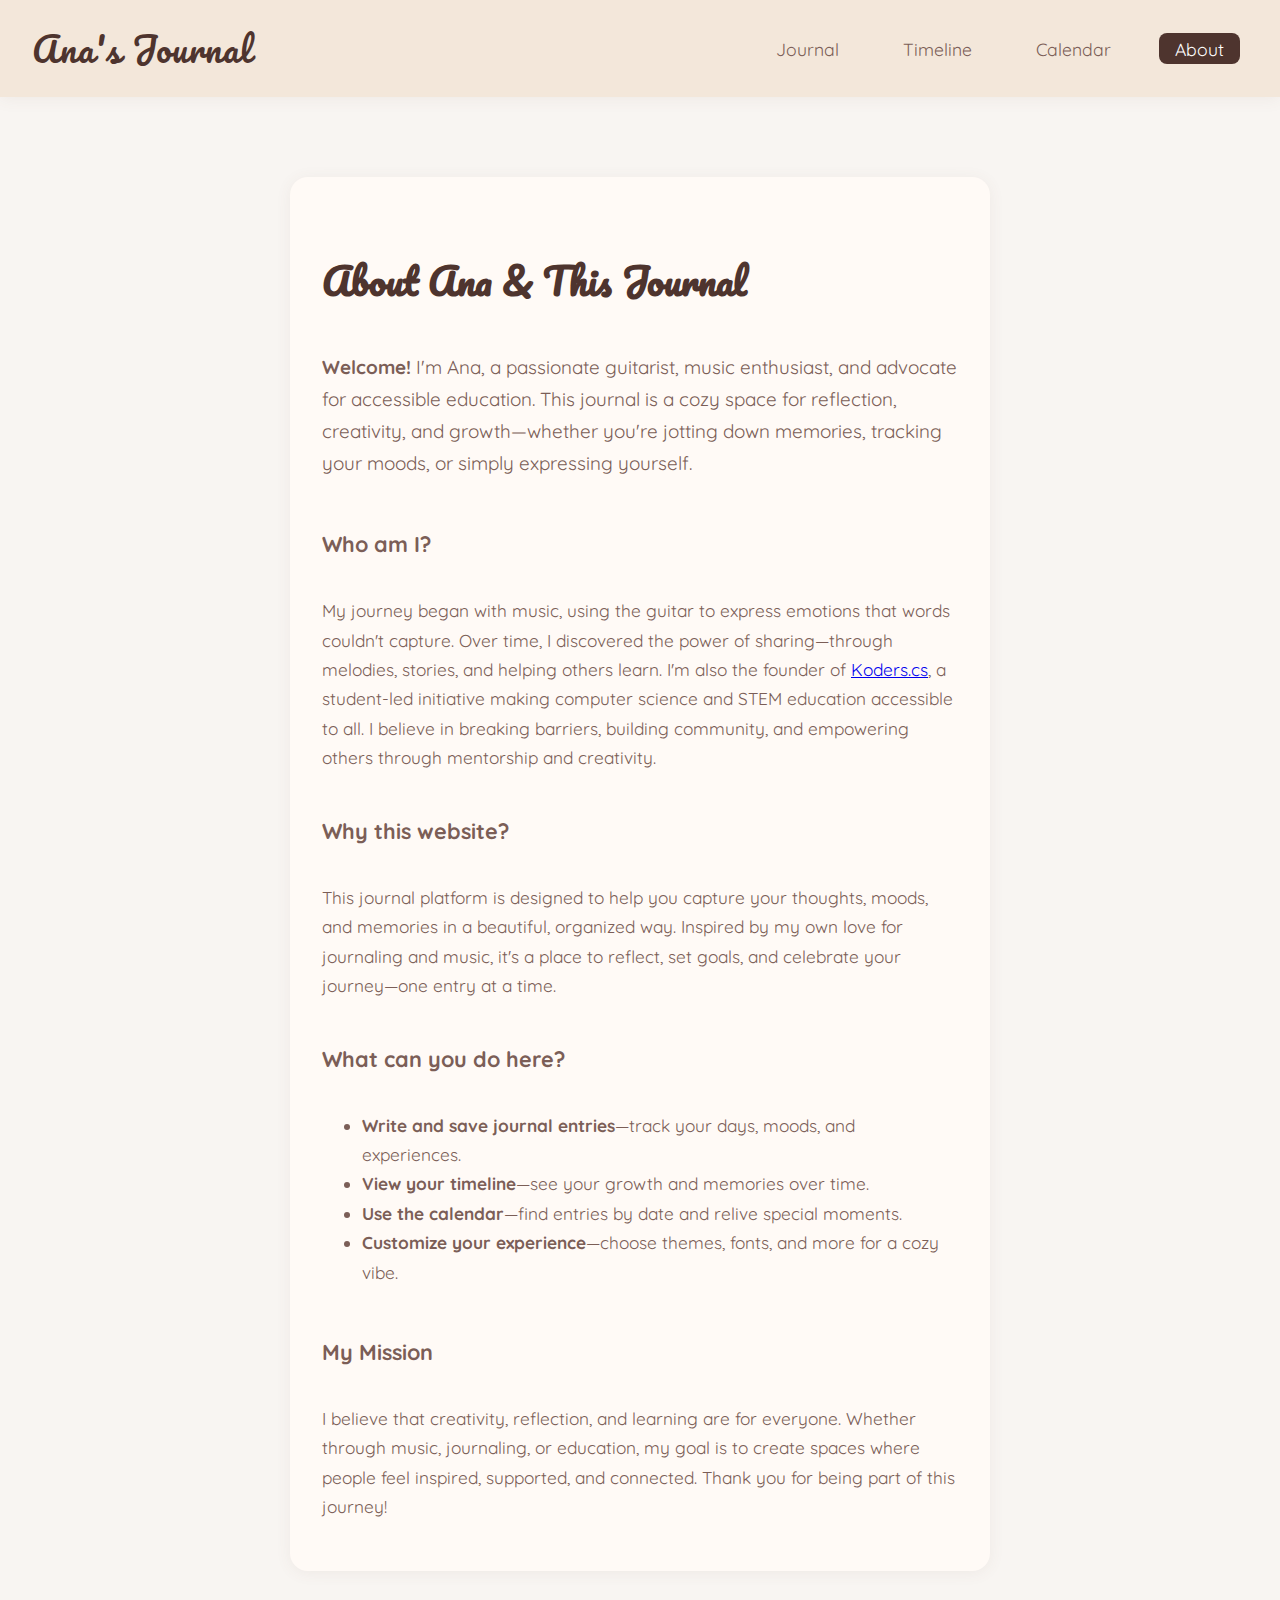
<file: about.html>
<!DOCTYPE html>
<html lang="en">
<head>
  <meta charset="UTF-8">
  <meta name="viewport" content="width=device-width, initial-scale=1.0">
  <title>About Ana's Journal</title>
  <link rel="stylesheet" href="style.css">
  <link href="https://fonts.googleapis.com/css2?family=Quicksand:wght@400;700&family=Open+Sans:wght@400;700&family=Pacifico&family=Roboto:wght@400;700&display=swap" rel="stylesheet">
</head>
<body>
  <header class="topbar">
    <div class="logo">Ana's Journal</div>
    <nav class="topnav">
      <a href="journal.html" class="nav-link">Journal</a>
      <a href="entries.html" class="nav-link">Timeline</a>
      <a href="calendar.html" class="nav-link">Calendar</a>
      <a href="about.html" class="nav-link active">About</a>
    </nav>
  </header>
  <main class="journal-main">
    <section class="entries-section section about-section" id="about" style="max-width: 700px; margin: 2.5rem auto; background: #fffaf6; border-radius: 18px; box-shadow: 0 2px 16px rgba(120, 90, 70, 0.07); padding: 2.5rem 2rem 2rem 2rem;">
      <h2 style="font-family: 'Pacifico', cursive; font-size: 2.3rem; color: #4e342e; margin-bottom: 1.2rem;">About Ana & This Journal</h2>
      <p style="font-size:1.18rem;line-height:1.7;margin-bottom:1.5rem;"><b>Welcome!</b> I'm Ana, a passionate guitarist, music enthusiast, and advocate for accessible education. This journal is a cozy space for reflection, creativity, and growth—whether you're jotting down memories, tracking your moods, or simply expressing yourself.</p>
      <h3 style="color:#7b5e57;font-size:1.35rem;margin-top:1.7rem;">Who am I?</h3>
      <p style="font-size:1.08rem;line-height:1.7;">My journey began with music, using the guitar to express emotions that words couldn't capture. Over time, I discovered the power of sharing—through melodies, stories, and helping others learn. I'm also the founder of <a href="https://anahita-09.github.io/Koders.cs/about.html" target="_blank">Koders.cs</a>, a student-led initiative making computer science and STEM education accessible to all. I believe in breaking barriers, building community, and empowering others through mentorship and creativity.</p>
      <h3 style="color:#7b5e57;font-size:1.35rem;margin-top:1.7rem;">Why this website?</h3>
      <p style="font-size:1.08rem;line-height:1.7;">This journal platform is designed to help you capture your thoughts, moods, and memories in a beautiful, organized way. Inspired by my own love for journaling and music, it's a place to reflect, set goals, and celebrate your journey—one entry at a time.</p>
      <h3 style="color:#7b5e57;font-size:1.35rem;margin-top:1.7rem;">What can you do here?</h3>
      <ul style="font-size:1.08rem;line-height:1.7;margin-bottom:1.5rem;">
        <li><b>Write and save journal entries</b>—track your days, moods, and experiences.</li>
        <li><b>View your timeline</b>—see your growth and memories over time.</li>
        <li><b>Use the calendar</b>—find entries by date and relive special moments.</li>
        <li><b>Customize your experience</b>—choose themes, fonts, and more for a cozy vibe.</li>
      </ul>
      <h3 style="color:#7b5e57;font-size:1.35rem;margin-top:1.7rem;">My Mission</h3>
      <p style="font-size:1.08rem;line-height:1.7;">I believe that creativity, reflection, and learning are for everyone. Whether through music, journaling, or education, my goal is to create spaces where people feel inspired, supported, and connected. Thank you for being part of this journey!</p>
    </section>
  </main>
</body>
</html>
</file>
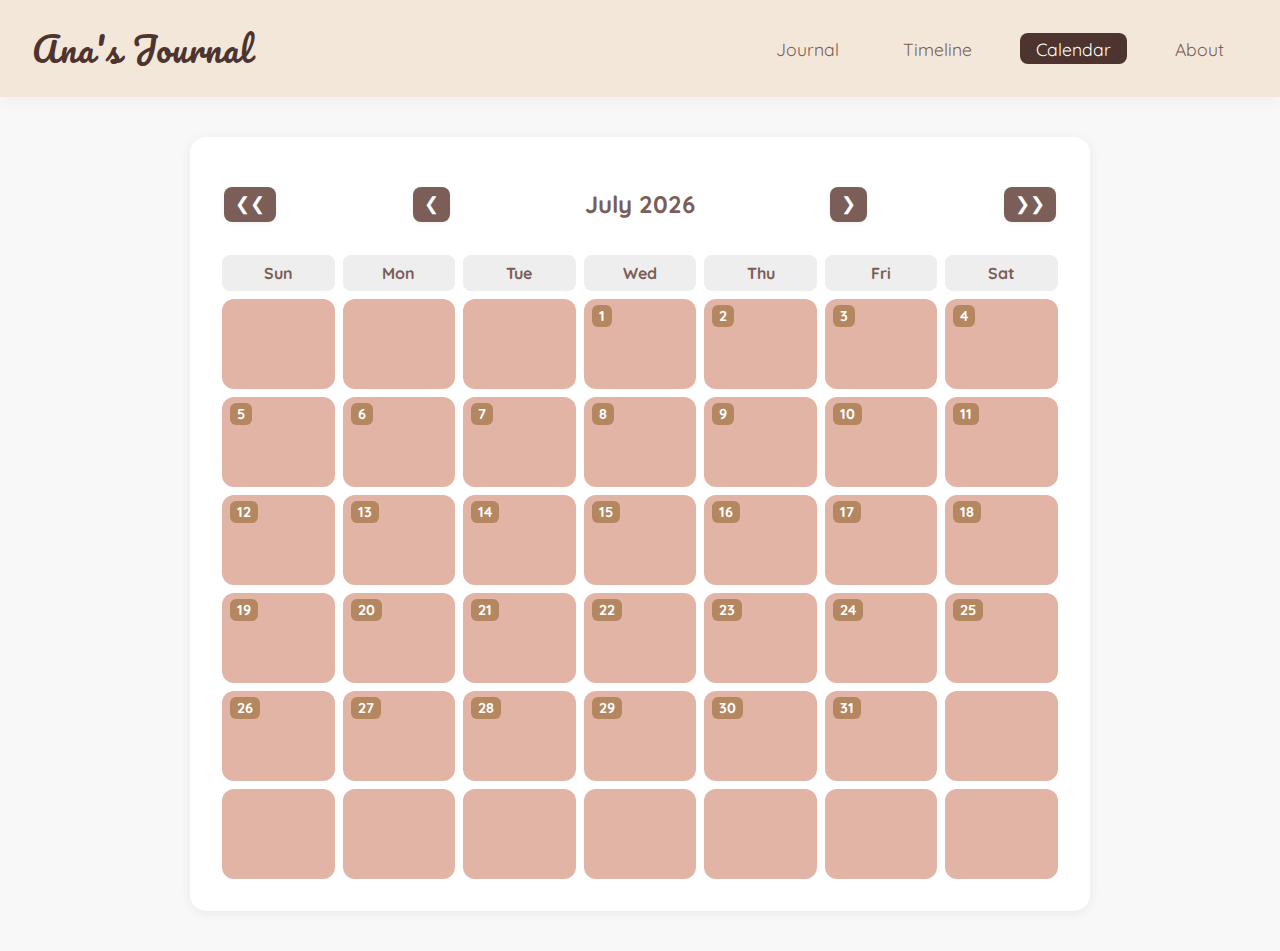
<file: calendar.html>
<!DOCTYPE html>
<html lang="en">
<head>
  <meta charset="UTF-8">
  <meta name="viewport" content="width=device-width, initial-scale=1.0">
  <title>Ana's Journal - Calendar</title>
  <link rel="stylesheet" href="style.css">
  <link href="https://fonts.googleapis.com/css2?family=Quicksand:wght@400;700&family=Open+Sans:wght@400;700&family=Pacifico&family=Roboto:wght@400;700&display=swap" rel="stylesheet">
  <style>
    body { background: #f8f8f8; }
    .calendar-container { max-width: 900px; margin: 40px auto; background: #fff; border-radius: 16px; box-shadow: 0 2px 12px #0001; padding: 32px; }
    .calendar-header { display: flex; justify-content: space-between; align-items: center; margin-bottom: 16px; }
    .calendar-grid { display: grid; grid-template-columns: repeat(7, 1fr); gap: 8px; }
    .calendar-day, .calendar-cell { padding: 8px; text-align: center; font-weight: bold; min-width: 0; }
    .calendar-day { background: #eee; border-radius: 8px; }
    .calendar-cell { min-height: 90px; background: #e2b4a6; border-radius: 12px; position: relative; overflow: hidden; display: flex; flex-direction: column; align-items: center; justify-content: flex-end; }
    .calendar-cell img { max-width: 100%; max-height: 60px; border-radius: 8px; margin-bottom: 4px; }
    .calendar-cell .date-label { position: absolute; top: 6px; left: 8px; font-size: 0.9em; color: #fff; background: #a97c50cc; padding: 2px 7px; border-radius: 6px; }
  </style>
</head>
<body>
  <header class="topbar">
    <div class="logo">Ana's Journal</div>
    <nav class="topnav">
      <a href="index.html" class="nav-link">Journal</a>
      <a href="entries.html" class="nav-link">Timeline</a>
      <a href="calendar.html" class="nav-link active">Calendar</a>
      <a href="about.html" class="nav-link">About</a>
    </nav>
  </header>
  <main>
    <div class="calendar-container">
      <div class="calendar-header">
        <button id="prev-year" title="Previous Year">&#x276E;&#x276E;</button>
        <button id="prev-month" title="Previous Month">&#x276E;</button>
        <h2 id="calendar-title"></h2>
        <button id="next-month" title="Next Month">&#x276F;</button>
        <button id="next-year" title="Next Year">&#x276F;&#x276F;</button>
      </div>
      <div class="calendar-grid" id="calendar-grid"></div>
    </div>
  </main>
  <script>
    // Calendar rendering logic
    const calendarGrid = document.getElementById('calendar-grid');
    const calendarTitle = document.getElementById('calendar-title');
    const prevMonthBtn = document.getElementById('prev-month');
    const nextMonthBtn = document.getElementById('next-month');
    const prevYearBtn = document.getElementById('prev-year');
    const nextYearBtn = document.getElementById('next-year');
    let currentDate = new Date();

    function renderCalendar(date) {
      calendarGrid.innerHTML = '';
      const year = date.getFullYear();
      const month = date.getMonth();
      calendarTitle.textContent = date.toLocaleString('default', { month: 'long', year: 'numeric' });
      const firstDay = new Date(year, month, 1);
      const lastDay = new Date(year, month + 1, 0);
      const startDay = firstDay.getDay();
      const daysInMonth = lastDay.getDate();
      // Days of week
      const days = ['Sun', 'Mon', 'Tue', 'Wed', 'Thu', 'Fri', 'Sat'];
      days.forEach(d => {
        const dayDiv = document.createElement('div');
        dayDiv.className = 'calendar-day';
        dayDiv.textContent = d;
        calendarGrid.appendChild(dayDiv);
      });
      // Empty cells before first day
      for (let i = 0; i < startDay; i++) {
        const empty = document.createElement('div');
        empty.className = 'calendar-cell';
        calendarGrid.appendChild(empty);
      }
      // Entry data
      const entries = JSON.parse(localStorage.getItem('journalEntries') || '[]');
      // Date cells
      for (let d = 1; d <= daysInMonth; d++) {
        const cell = document.createElement('div');
        cell.className = 'calendar-cell';
        const dateStr = `${year}-${String(month+1).padStart(2,'0')}-${String(d).padStart(2,'0')}`;
        // Find entries for this date
        const entriesForDate = entries.filter(e => e.date === dateStr);
        if (entriesForDate.length > 0 && entriesForDate[0].images && entriesForDate[0].images.length > 0) {
          cell.style.background = `linear-gradient(rgba(255,247,240,0.82), rgba(255,247,240,0.82)), url('${entriesForDate[0].images[0]}') center/cover no-repeat`;
        }
        if (entriesForDate.length > 0) {
          cell.style.cursor = 'pointer';
          let dayNum = d; // capture the current day for the closure
          cell.onclick = function() {
            // Modal logic for all notes on this date
            let modal = document.getElementById('entry-modal');
            if (!modal) {
              modal = document.createElement('div');
              modal.id = 'entry-modal';
              modal.className = 'entry-modal hidden fade-in';
              modal.innerHTML = `
                <div class="entry-modal-content">
                  <span id="close-modal" class="close-modal">&times;</span>
                  <div id="modal-entry"></div>
                </div>
              `;
              document.body.appendChild(modal);
            }
            const closeModal = () => {
              modal.classList.add('hidden');
              document.body.style.overflow = '';
            };
            modal.querySelector('#close-modal').onclick = closeModal;
            modal.onclick = (e) => { if (e.target === modal) closeModal(); };
            // Render all entries for this date as cards
            let formattedDate = '';
            if (dateStr) {
              // Use local time to avoid timezone issues
              const displayDate = new Date(year, month, dayNum);
              formattedDate = displayDate.toLocaleDateString(undefined, { year: 'numeric', month: 'long', day: 'numeric' });
            }
            document.getElementById('modal-entry').innerHTML = `
              <h2 class="modal-title">Entries for ${formattedDate}</h2>
              <div class="entries-list">
                ${entriesForDate.map(entry => `
                  <div class="entry-card timeline-card">
                    <div class="entry-header">
                      <h3>${entry.title || '(No Title)'}</h3>
                      <span class="entry-date">${entry.date || ''}</span>
                      <span class="entry-mood">${entry.mood ? 'Mood: ' + entry.mood : ''}</span>
                    </div>
                    <div class="entry-content">${entry.content ? entry.content.replace(/<[^>]+>/g, '').split('\n')[0] : ''}</div>
                    ${entry.images && entry.images.length > 0 ? `<div class="entry-images">${entry.images.map(src => `<img src=\"${src}\" class=\"entry-thumb\">`).join('')}</div>` : ''}
                  </div>
                `).join('')}
              </div>
            `;
            modal.classList.remove('hidden');
            document.body.style.overflow = 'hidden';
          };
        }
        const label = document.createElement('span');
        label.className = 'date-label';
        label.textContent = d;
        cell.appendChild(label);
        calendarGrid.appendChild(cell);
      }
      // Fill the rest of the grid with empty cells so the last row is complete (6 weeks x 7 days = 42 cells)
      const totalCells = startDay + daysInMonth;
      const extraCells = 42 - totalCells;
      for (let i = 0; i < extraCells; i++) {
        const empty = document.createElement('div');
        empty.className = 'calendar-cell';
        calendarGrid.appendChild(empty);
      }
    }
    prevMonthBtn.onclick = () => {
      currentDate.setMonth(currentDate.getMonth() - 1);
      renderCalendar(currentDate);
    };
    nextMonthBtn.onclick = () => {
      currentDate.setMonth(currentDate.getMonth() + 1);
      renderCalendar(currentDate);
    };
    prevYearBtn.onclick = () => {
      currentDate.setFullYear(currentDate.getFullYear() - 1);
      renderCalendar(currentDate);
    };
    nextYearBtn.onclick = () => {
      currentDate.setFullYear(currentDate.getFullYear() + 1);
      renderCalendar(currentDate);
    };
    renderCalendar(currentDate);
  </script>
</body>
</html>
</file>
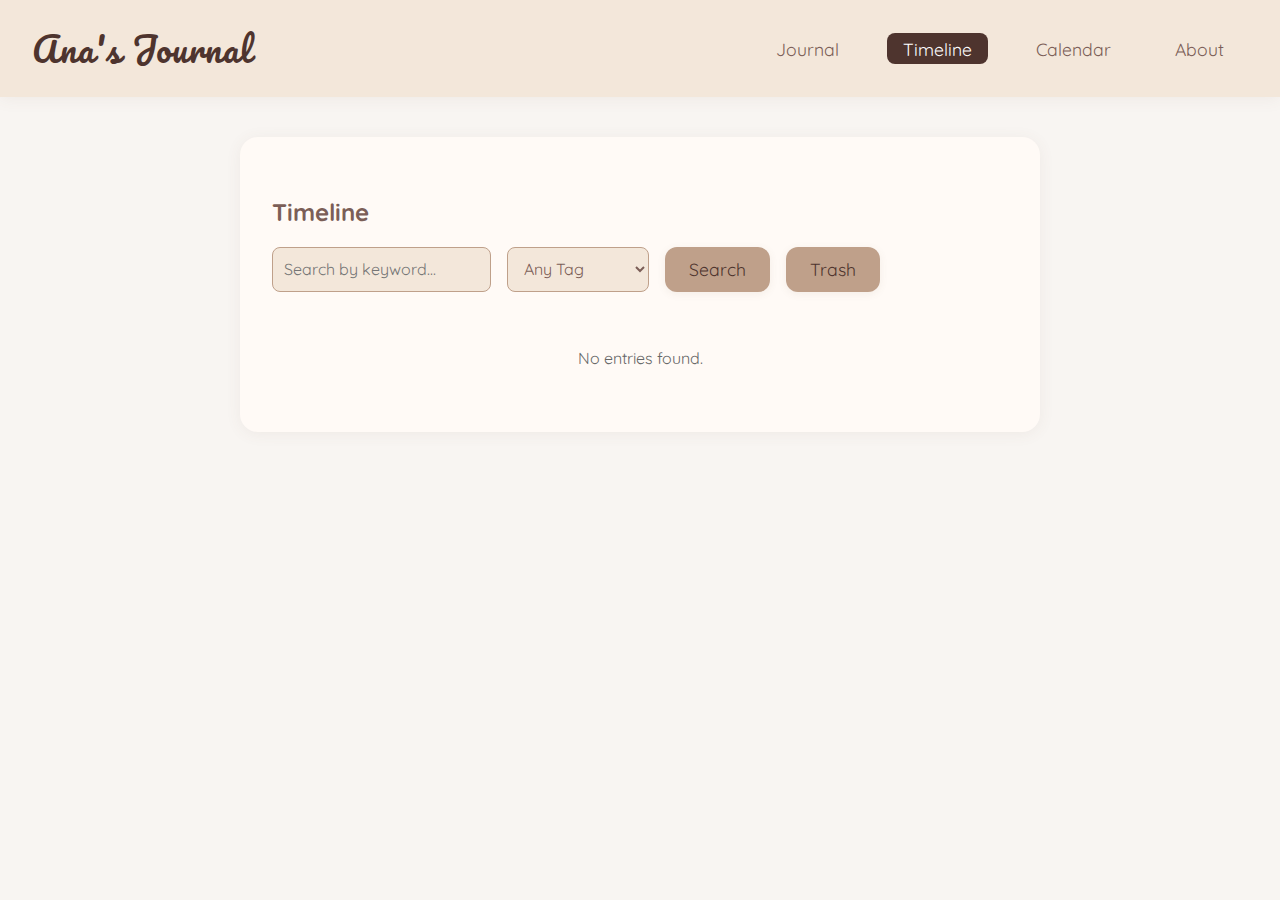
<file: entries.html>
<!DOCTYPE html>
<html lang="en">
<head>
  <meta charset="UTF-8">
  <meta name="viewport" content="width=device-width, initial-scale=1.0">
  <title>Ana's Journal - Past Entries</title>
  <link rel="stylesheet" href="style.css">
  <link href="https://fonts.googleapis.com/css2?family=Quicksand:wght@400;700&family=Open+Sans:wght@400;700&family=Pacifico&family=Roboto:wght@400;700&display=swap" rel="stylesheet">
</head>
<body>
  <header class="topbar">
    <div class="logo" style="font-family: 'Pacifico', cursive; font-size: 2.1rem; letter-spacing: 1px;">Ana's Journal</div>
    <nav class="topnav">
      <a href="journal.html" class="nav-link">Journal</a>
      <a href="entries.html" class="nav-link active">Timeline</a>
      <a href="calendar.html" class="nav-link">Calendar</a>
      <a href="about.html" class="nav-link">About</a>
    </nav>
  </header>
  <main class="journal-main">
    <section class="entries-section section" id="entries">
      <h2>Timeline</h2>
      <form id="search-form" class="entries-search">
        <input type="text" id="search-keyword" placeholder="Search by keyword...">
        <select id="search-mood">
          <option value="">Any Tag</option>
          <option value="academic">🎓 Academic</option>
          <option value="fun">🎉 Fun</option>
          <option value="clubs">🤝 Clubs</option>
          <option value="family">👨‍👩‍👧‍👦 Family</option>
          <option value="other">✨ Other</option>
        </select>
        <button type="submit" class="btn">Search</button>
        <button id="show-trash-btn" type="button" class="btn">Trash</button>
      </form>
      <div id="entries-list" class="entries-list"></div>
    </section>
    <div id="trash-modal" class="modal hidden">
      <div class="modal-content" style="max-width:600px;">
        <h3>Trash</h3>
        <div id="trash-list"></div>
        <button id="close-trash" class="btn" style="margin-top:1.2rem;">Close</button>
      </div>
    </div>
    <div id="customize-modal" class="modal hidden">
      <div class="modal-content">
        <h3>Customize Your Journal</h3>
        <label><input type="checkbox" id="dark-mode-toggle"> Dark Mode</label>
        <label>Theme:
          <select id="theme-select">
            <option value="brown">Brown</option>
            <option value="sepia">Sepia</option>
            <option value="cream">Cream</option>
          </select>
        </label>
        <label>Font:
          <select id="font-select">
            <option value="Quicksand">Quicksand</option>
            <option value="Open Sans">Open Sans</option>
            <option value="Pacifico">Pacifico</option>
            <option value="Roboto">Roboto</option>
          </select>
        </label>
        <label><input type="checkbox" id="distraction-free-toggle"> Distraction-Free Mode</label>
        <button id="close-customize" class="btn">Close</button>
      </div>
    </div>
  </main>
  <script src="app.js"></script>
</body>
</html>
</file>
<file: style.css>
/* Cozy Brown/Beige Day One-Inspired Theme */
:root {
  --cream-bg: #f8f5f2;
  --soft-brown: #7b5e57;
  --accent: #bfa08a;
  --beige: #f3e7da;
  --brown: #4e342e;
  --card-bg: #fffaf6;
  --white: #fff;
  --shadow: 0 2px 16px rgba(120, 90, 70, 0.07);
  --star: #e2b04a;
}

html, body {
  box-sizing: border-box;
  width: 100vw;
  max-width: 100vw;
  overflow-x: hidden;
}

*, *::before, *::after {
  box-sizing: inherit;
}

body {
  background: var(--cream-bg);
  color: var(--soft-brown);
  font-family: 'Quicksand', 'Open Sans', 'Roboto', sans-serif;
  margin: 0;
  min-height: 100vh;
  transition: background 0.3s, color 0.3s;
}

.topbar {
  width: 100%;
  box-sizing: border-box;
  background: var(--beige);
  box-shadow: var(--shadow);
  display: flex;
  align-items: center;
  justify-content: space-between;
  padding: 1.2rem 2.5rem 1.2rem 2rem;
  position: sticky;
  top: 0;
  z-index: 10;
}

.logo {
  font-family: 'Pacifico', cursive;
  font-size: 2.1rem;
  color: var(--brown);
  letter-spacing: 1px;
}

.topnav {
  display: flex;
  gap: 2rem;
  align-items: center;
}

.topnav a {
  text-decoration: none;
  color: var(--soft-brown);
  font-size: 1.1rem;
  padding: 0.3rem 1rem;
  border-radius: 8px;
  transition: background 0.2s, color 0.2s;
}

.topnav a.active,
.topnav a:hover {
  background: #4e342e; /* darker brown */
  color: var(--white);
}

.topbar-btn {
  margin-left: 1.5rem;
  background: var(--accent);
  color: var(--brown);
  font-size: 1rem;
  padding: 0.5rem 1.2rem;
  border-radius: 8px;
  border: none;
  cursor: pointer;
  transition: background 0.2s, color 0.2s;
}

.topbar-btn:hover {
  background: var(--brown);
  color: var(--white);
}

.journal-main {
  display: flex;
  flex-direction: column;
  align-items: center;
  margin-top: 2.5rem;
  min-height: 70vh;
}

.journal-editor {
  background: var(--card-bg);
  border-radius: 18px;
  box-shadow: var(--shadow);
  padding: 2.2rem 1.5rem 1.7rem 1.5rem;
  max-width: 700px;
  width: 100%;
  margin-bottom: 2rem;
  display: flex;
  flex-direction: column;
  align-items: stretch;
  gap: 1.2rem;
}

.editor-meta {
  display: flex;
  flex-wrap: wrap;
  gap: 1rem;
  margin-bottom: 1.1rem;
}

.editor-meta input,
.editor-meta select {
  font-size: 1rem;
  padding: 0.4rem 0.7rem;
  border-radius: 8px;
  border: 1.5px solid var(--accent);
  background: var(--beige);
  color: var(--soft-brown);
  font-family: 'Quicksand', sans-serif;
  margin-bottom: 0.2rem;
}

.editor-meta input[type="datetime-local"] {
  min-width: 180px;
}

.editor-toolbar {
  display: flex;
  gap: 1rem;
  align-items: center;
  margin-bottom: 1.2rem;
  flex-wrap: wrap;
}

.editor-toolbar.toolbar-row-1 {
  display: flex;
  gap: 0.5rem;
  align-items: center;
  margin-bottom: 0.25rem;
}
.editor-toolbar.toolbar-row-2 {
  display: flex;
  align-items: center;
  margin-bottom: 1rem;
}

.editor-toolbar select,
.editor-toolbar input[type="color"] {
  font-size: 1rem;
  padding: 0.3rem 0.7rem;
  border-radius: 8px;
  border: 1px solid var(--accent);
  background: var(--beige);
  color: var(--soft-brown);
  font-family: 'Quicksand', sans-serif;
}

.editor-toolbar button {
  background: var(--accent);
  color: var(--brown);
  border: none;
  border-radius: 8px;
  font-size: 1.1rem;
  padding: 0.3rem 0.8rem;
  cursor: pointer;
  transition: background 0.2s, color 0.2s;
}

.editor-toolbar button:hover {
  background: var(--brown);
  color: var(--white);
}

.editor-toolbar input[type="file"] {
  background: none;
  border: none;
  color: var(--soft-brown);
}

.editor-area {
  min-height: 260px;
  background: var(--cream-bg);
  border-radius: 12px;
  border: 1.5px solid var(--accent);
  padding: 1.2rem 1rem;
  font-size: 1.1rem;
  font-family: 'Quicksand', 'Open Sans', 'Roboto', sans-serif;
  color: var(--soft-brown);
  outline: none;
  margin-bottom: 1.5rem;
  box-shadow: 0 1px 8px rgba(120, 90, 70, 0.04);
  transition: border 0.2s;
}

.editor-area:focus {
  border: 1.5px solid var(--brown);
}

.editor-images {
  display: flex;
  gap: 1rem;
  flex-wrap: wrap;
  margin-bottom: 0.7rem;
}

.editor-images img {
  max-width: 120px;
  max-height: 120px;
  border-radius: 10px;
  box-shadow: 0 1px 6px rgba(120, 90, 70, 0.08);
  object-fit: cover;
  background: var(--beige);
}

.editor-actions {
  display: flex;
  justify-content: space-between;
  align-items: center;
  gap: 1rem;
  margin-top: 0.7rem;
}

#word-count, #edit-word-count {
  color: var(--brown);
  font-size: 1rem;
  opacity: 0.8;
}

.btn {
  font-family: 'Quicksand', sans-serif;
  font-size: 1.1rem;
  padding: 0.7rem 1.5rem;
  border: none;
  border-radius: 12px;
  cursor: pointer;
  transition: background 0.2s, color 0.2s, box-shadow 0.2s;
  box-shadow: 0 2px 8px rgba(120, 90, 70, 0.08);
  text-decoration: none;
  display: inline-block;
  background: var(--accent);
  color: var(--brown);
}

.btn-primary {
  background: var(--brown);
  color: var(--white);
}

.btn-primary:hover {
  background: var(--soft-brown);
  color: var(--white);
}

.entries-section, .calendar-section {
  background: var(--card-bg);
  border-radius: 18px;
  box-shadow: var(--shadow);
  padding: 2.5rem 2rem 2rem 2rem;
  max-width: 800px;
  width: 100%;
  margin-bottom: 2rem;
  display: flex;
  flex-direction: column;
  align-items: stretch;
}

.entries-search {
  display: flex;
  gap: 1rem;
  margin-bottom: 1.5rem;
  flex-wrap: wrap;
}

.entries-search input[type="text"],
.entries-search input[type="date"],
.entries-search select {
  font-size: 1rem;
  padding: 0.4rem 0.7rem;
  border-radius: 8px;
  border: 1px solid var(--accent);
  background: var(--beige);
  color: var(--soft-brown);
  font-family: 'Quicksand', sans-serif;
}

.entries-list {
  display: flex;
  flex-direction: column;
  gap: 1.2rem;
}

.entry-card {
  background: var(--white);
  border-radius: 14px;
  box-shadow: 0 1px 8px rgba(120, 90, 70, 0.06);
  padding: 1.2rem 1.2rem 1rem 1.2rem;
  display: flex;
  flex-direction: column;
  gap: 0.5rem;
  border-left: 5px solid var(--accent);
  position: relative;
}

.entry-title {
  font-size: 1.2rem;
  font-weight: bold;
  color: var(--brown);
  margin-bottom: 0.2rem;
}

.entry-date {
  font-size: 0.95rem;
  color: var(--brown);
  margin-bottom: 0.2rem;
}

.entry-content {
  color: var(--soft-brown);
  font-size: 1.08rem;
  word-break: break-word;
}

.entry-meta {
  font-size: 0.98rem;
  color: var(--accent);
  margin-bottom: 0.2rem;
  display: flex;
  gap: 1.2rem;
  flex-wrap: wrap;
  align-items: center;
}

.entry-tags {
  font-size: 0.95rem;
  color: var(--soft-brown);
  opacity: 0.8;
}

.entry-favorite {
  position: absolute;
  top: 1.1rem;
  right: 1.1rem;
  font-size: 1.3rem;
  color: var(--star);
  cursor: pointer;
  transition: color 0.2s;
}

.entry-favorite.favorited {
  color: var(--brown);
}

.calendar-section {
  align-items: flex-start;
}

#calendar-view {
  width: 100%;
  min-height: 320px;
  background: var(--beige);
  border-radius: 12px;
  box-shadow: 0 1px 8px rgba(120, 90, 70, 0.04);
  padding: 1.5rem;
  margin-top: 1rem;
}

/* Modal Styles */
.modal {
  position: fixed;
  top: 0; left: 0; right: 0; bottom: 0;
  background: rgba(60, 40, 20, 0.18);
  display: flex;
  align-items: center;
  justify-content: center;
  z-index: 1000;
}
.modal.hidden { display: none !important; }
.modal-content {
  background: var(--card-bg);
  border-radius: 16px;
  box-shadow: var(--shadow);
  padding: 2.2rem 2rem 1.5rem 2rem;
  min-width: 320px;
  max-width: 95vw;
  display: flex;
  flex-direction: column;
  gap: 1.2rem;
  align-items: stretch;
}

/* Passcode input */
#passcode-input {
  font-size: 1.2rem;
  padding: 0.7rem 1rem;
  border-radius: 10px;
  border: 1.5px solid var(--accent);
  background: var(--beige);
  color: var(--brown);
  font-family: 'Quicksand', 'Open Sans', 'Roboto', sans-serif;
  margin-bottom: 1rem;
}

/* Distraction-Free Mode */
body.distraction-free .topbar,
body.distraction-free .entries-section,
body.distraction-free .calendar-section,
body.distraction-free .about-section {
  display: none !important;
}
body.distraction-free .journal-editor {
  max-width: 100vw;
  min-height: 100vh;
  box-shadow: none;
  border-radius: 0;
  background: var(--cream-bg);
}

/* Dark Mode */
body.dark-mode {
  --cream-bg: #2d2320;
  --soft-brown: #e0d2c2;
  --accent: #7b5e57;
  --beige: #3e2e26;
  --brown: #fffaf6;
  --card-bg: #3e2e26;
  --white: #2d2320;
  --shadow: 0 2px 16px rgba(30, 20, 10, 0.18);
}

/* Theme Variants */
body.theme-sepia {
  --cream-bg: #f7f2e8;
  --accent: #c9b29b;
  --beige: #f2e3c6;
  --brown: #6b4f3a;
  --card-bg: #f7f2e8;
}
body.theme-cream {
  --cream-bg: #fffdf7;
  --accent: #e2d2b8;
  --beige: #f7f2e8;
  --brown: #7b5e57;
  --card-bg: #fffdf7;
}

/* Entry Title Input */
.entry-title-input {
  width: 80%;
  max-width: 420px;
  margin-bottom: 1.1rem;
  font-size: 1.25rem;
  padding: 0.7rem 1rem;
  border-radius: 10px;
  border: 1.5px solid var(--accent);
  background: var(--card-bg);
  color: var(--brown);
  font-family: 'Quicksand', 'Open Sans', 'Roboto', sans-serif;
  box-shadow: 0 1px 6px rgba(120, 90, 70, 0.04);
  transition: border 0.2s;
}
.entry-title-input:focus {
  border: 1.5px solid var(--brown);
  outline: none;
}

/* Editor Toolbar Two Rows */
/* Remove two-row toolbar styles */
.file-label {
  display: inline-flex;
  align-items: center;
  gap: 0.5rem;
}

.file-label {
  display: inline-block;
  position: relative;
  overflow: hidden;
  background: var(--accent);
  color: var(--brown);
  font-family: 'Quicksand', sans-serif;
  font-size: 1.05rem;
  border-radius: 8px;
  padding: 0.4rem 1.1rem;
  cursor: pointer;
  margin-right: 0.7rem;
  margin-bottom: 0.2rem;
  transition: background 0.2s, color 0.2s;
  vertical-align: middle;
}
.file-label:hover {
  background: var(--brown);
  color: var(--white);
}
.file-label input[type="file"] {
  position: absolute;
  left: 0; top: 0;
  opacity: 0;
  width: 100%;
  height: 100%;
  cursor: pointer;
  z-index: 2;
}
.file-label span {
  pointer-events: none;
  z-index: 1;
}

.entry-card {
  position: relative;
}
.delete-entry-btn {
  position: absolute;
  top: 1.1rem;
  right: 2.7rem;
  background: var(--brown);
  color: var(--white);
  border: none;
  border-radius: 50%;
  width: 28px;
  height: 28px;
  font-size: 1.1rem;
  cursor: pointer;
  display: flex;
  align-items: center;
  justify-content: center;
  transition: background 0.2s, color 0.2s;
  z-index: 3;
}
.delete-entry-btn:hover {
  background: #a85c3a;
  color: var(--accent);
}

#flash-msg {
  position: fixed;
  top: 2.2rem;
  left: 50%;
  transform: translateX(-50%);
  background: var(--accent);
  color: var(--brown);
  font-family: 'Quicksand', 'Open Sans', 'Roboto', sans-serif;
  font-size: 1.15rem;
  padding: 0.7rem 2.2rem;
  border-radius: 12px;
  box-shadow: 0 2px 12px rgba(120, 90, 70, 0.10);
  z-index: 1001;
  opacity: 0;
  pointer-events: none;
  transition: opacity 0.4s;
  display: none;
}
.flash-msg-show {
  opacity: 1 !important;
  display: block !important;
}

/* Responsive */
@media (max-width: 900px) {
  .topbar {
    flex-direction: column;
    align-items: flex-start;
    padding: 1rem 1rem 0.5rem 1rem;
  }
  .journal-editor, .about-section, .entries-section, .calendar-section {
    padding: 1.2rem 0.5rem;
    max-width: 100%;
  }
  .journal-main {
    margin-top: 1.2rem;
  }
  .modal-content {
    min-width: 90vw;
    padding: 1.2rem 0.5rem;
  }
} 

/* Entry Card Styles for Timeline */
.entry-card {
  background: #fff7f0;
  border-radius: 10px;
  box-shadow: 0 2px 8px rgba(123, 94, 87, 0.08);
  margin-bottom: 2rem;
  padding: 1.2rem 1.5rem;
  transition: box-shadow 0.2s;
}
.entry-card:hover {
  box-shadow: 0 4px 16px rgba(123, 94, 87, 0.16);
}
.entry-header {
  display: flex;
  align-items: center;
  gap: 1.2rem;
  margin-bottom: 0.5rem;
}
.entry-header h3 {
  margin: 0;
  font-size: 1.3rem;
  flex: 1;
}
.entry-date {
  color: #bfa58a;
  font-size: 0.95rem;
}
.entry-mood {
  font-size: 1.1rem;
}
.entry-content {
  margin-bottom: 0.7rem;
}
.entry-images {
  display: flex;
  flex-wrap: wrap;
  gap: 0.5rem;
  margin-top: 0.5rem;
}
.entry-thumb {
  width: 80px;
  height: 80px;
  object-fit: cover;
  border-radius: 7px;
  border: 1px solid #e0cfc2;
  transition: transform 0.2s ease;
}
.entry-thumb:hover {
  transform: scale(1.05);
}
.editor-thumb {
  width: 60px;
  height: 60px;
  object-fit: cover;
  border-radius: 7px;
  margin: 0.2rem;
  border: 1px solid #e0cfc2;
}

/* Calendar image background improvements */
.calendar-cell.has-image {
  background: linear-gradient(135deg, rgba(255,247,240,0.92), rgba(255,247,240,0.88)), var(--image-bg) center/cover no-repeat !important;
  background-size: cover !important;
  background-position: center !important;
  transition: all 0.3s ease;
}
.calendar-cell.has-image:hover {
  transform: scale(1.02);
  box-shadow: 0 4px 12px rgba(120, 90, 70, 0.3);
}

.single-line {
  white-space: nowrap;
  overflow: hidden;
  text-overflow: ellipsis;
  max-width: 100%;
}

.entry-modal {
  position: fixed;
  top: 0; left: 0; right: 0; bottom: 0;
  background: rgba(60, 40, 30, 0.85);
  z-index: 1000;
  display: flex;
  align-items: center;
  justify-content: center;
}
.entry-modal.hidden {
  display: none;
}
.entry-modal-content {
  background: #fff7f0;
  border-radius: 18px;
  padding: 2.5rem 2.5rem 1.5rem 2.5rem;
  max-width: 600px;
  width: 95vw;
  max-height: 90vh;
  overflow-y: auto;
  position: relative;
  box-shadow: 0 8px 32px rgba(123,94,87,0.18);
  display: flex;
  flex-direction: column;
  align-items: stretch;
  justify-content: flex-start;
}
.entry-modal-card {
  box-shadow: none;
  background: none;
  padding: 0;
  margin: 0;
  width: 100%;
}
.entry-modal-card .entry-header {
  flex-direction: column;
  align-items: flex-start;
  text-align: left;
  margin-bottom: 1.2rem;
  width: 100%;
}
.entry-modal-card .entry-header h2 {
  font-size: 2rem;
  margin-bottom: 0.2rem;
  line-height: 1.2;
}
.entry-modal-card .entry-date {
  font-size: 1.08rem;
  color: #a97c50;
  margin-bottom: 0.2rem;
  display: block;
}
.entry-modal-card .entry-mood {
  font-size: 1.08rem;
  color: #7b5e57;
}
.entry-modal-card .entry-content {
  font-size: 1.13rem;
  line-height: 1.7;
  margin: 1.2rem 0 1.5rem 0;
  text-align: left;
  width: 100%;
}
.entry-modal-images {
  display: flex;
  flex-wrap: wrap;
  gap: 1.2rem;
  margin-bottom: 1.5rem;
  justify-content: flex-start;
}
.entry-modal-thumb {
  width: 120px;
  height: 120px;
  object-fit: cover;
  border-radius: 10px;
  border: 2px solid #e0cfc2;
  box-shadow: 0 2px 12px rgba(123,94,87,0.10);
}
.close-modal {
  position: absolute;
  top: 18px;
  right: 24px;
  font-size: 2.2rem;
  color: #a85c3a;
  cursor: pointer;
  font-weight: bold;
  z-index: 20;
  width: 44px;
  height: 44px;
  display: flex;
  align-items: center;
  justify-content: center;
  background: rgba(255,247,240,0.85);
  border-radius: 50%;
  transition: background 0.2s, color 0.2s;
}
.close-modal:hover {
  background: #ffe5d0;
  color: #7b2e1a;
}
#delete-entry-btn {
  background: #a85c3a;
  color: #fff;
  font-size: 1.1rem;
  padding: 0.7rem 2.2rem;
  border-radius: 10px;
  border: none;
  margin-top: 2.2rem;
  margin-bottom: 0.5rem;
  cursor: pointer;
  transition: background 0.2s, color 0.2s;
  align-self: flex-end;
}
#delete-entry-btn:hover {
  background: #7b2e1a;
  color: #fffbe6;
}
@media (max-width: 700px) {
  .entry-modal-content {
    padding: 1.2rem 0.5rem;
    max-width: 99vw;
  }
  .entry-modal-thumb {
    width: 80px;
    height: 80px;
  }
} 

.modal-entry-plain {
  background: none;
  box-shadow: none;
  border-radius: 0;
  padding: 0;
  margin: 0;
  width: 100%;
  display: flex;
  flex-direction: column;
  align-items: flex-start;
}
.modal-title {
  font-size: 1.7rem;
  font-weight: 700;
  color: #7b5e57;
  margin-bottom: 0.5rem;
  line-height: 1.2;
}
.modal-date-mood-row {
  display: flex;
  gap: 1.5rem;
  align-items: center;
  margin-bottom: 1.1rem;
}
.modal-date {
  font-size: 1.08rem;
  color: #a97c50;
}
.modal-mood {
  font-size: 1.08rem;
  color: #7b5e57;
  background: #f3e7da;
  border-radius: 7px;
  padding: 0.1rem 0.7rem;
}
.modal-content-text {
  font-size: 1.13rem;
  line-height: 1.7;
  margin-bottom: 1.3rem;
  color: #7b5e57;
  width: 100%;
  word-break: break-word;
}
.modal-images {
  display: flex;
  flex-wrap: wrap;
  gap: 1.2rem;
  margin-bottom: 1.5rem;
  justify-content: flex-start;
}
.modal-image-thumb {
  width: 110px;
  height: 110px;
  object-fit: cover;
  border-radius: 10px;
  border: 2px solid #e0cfc2;
  box-shadow: 0 2px 12px rgba(123,94,87,0.10);
}
.modal-delete-btn {
  background: #a85c3a;
  color: #fff;
  font-size: 1.1rem;
  padding: 0.7rem 2.2rem;
  border-radius: 10px;
  border: none;
  margin-top: 2.2rem;
  margin-bottom: 0.5rem;
  cursor: pointer;
  transition: background 0.2s, color 0.2s;
  align-self: flex-end;
}
.modal-delete-btn:hover {
  background: #7b2e1a;
  color: #fffbe6;
} 

.entry-modal, .modal {
  animation: fadeIn 0.4s;
}
@keyframes fadeIn {
  from { opacity: 0; transform: scale(0.98); }
  to { opacity: 1; transform: scale(1); }
} 

.calendar-header button {
  background: #7b5e57; /* lighter brown */
  color: #fff;
  border: none;
  border-radius: 8px;
  font-size: 1.15rem;
  padding: 0.2rem 0.7rem;
  margin: 0 0.1rem;
  cursor: pointer;
  transition: background 0.2s, color 0.2s, transform 0.1s;
  box-shadow: 0 1px 4px rgba(80,60,40,0.08);
  display: flex;
  align-items: center;
  justify-content: center;
  height: 2.2rem;
  min-width: 2.2rem;
}
.calendar-header button:hover {
  background: #4e342e;
  color: #ffe5d0;
  transform: scale(1.12) rotate(-7deg);
} 

/* Accessibility improvements */
.btn:focus,
input:focus,
select:focus,
textarea:focus {
  outline: 2px solid #4e342e;
  outline-offset: 2px;
}

/* Better touch targets for mobile */
@media (max-width: 768px) {
  .btn {
    min-height: 44px;
    min-width: 44px;
    padding: 12px 16px;
  }
  
  .editor-toolbar button {
    min-height: 44px;
    min-width: 44px;
    padding: 8px 12px;
  }
  
  .entry-card {
    padding: 1rem;
  }
  
  .modal-content {
    margin: 1rem;
    max-height: 90vh;
  }
}

/* Improved color contrast */
.entry-date {
  color: #5d4b3a !important;
  font-weight: 600;
}

.entry-mood {
  color: #4e342e !important;
  font-weight: 600;
}

/* Better focus indicators */
.nav-link:focus,
.topnav a:focus {
  outline: 2px solid #4e342e;
  outline-offset: 2px;
}

/* Screen reader only text */
.sr-only {
  position: absolute;
  width: 1px;
  height: 1px;
  padding: 0;
  margin: -1px;
  overflow: hidden;
  clip: rect(0, 0, 0, 0);
  white-space: nowrap;
  border: 0;
}
</file>
